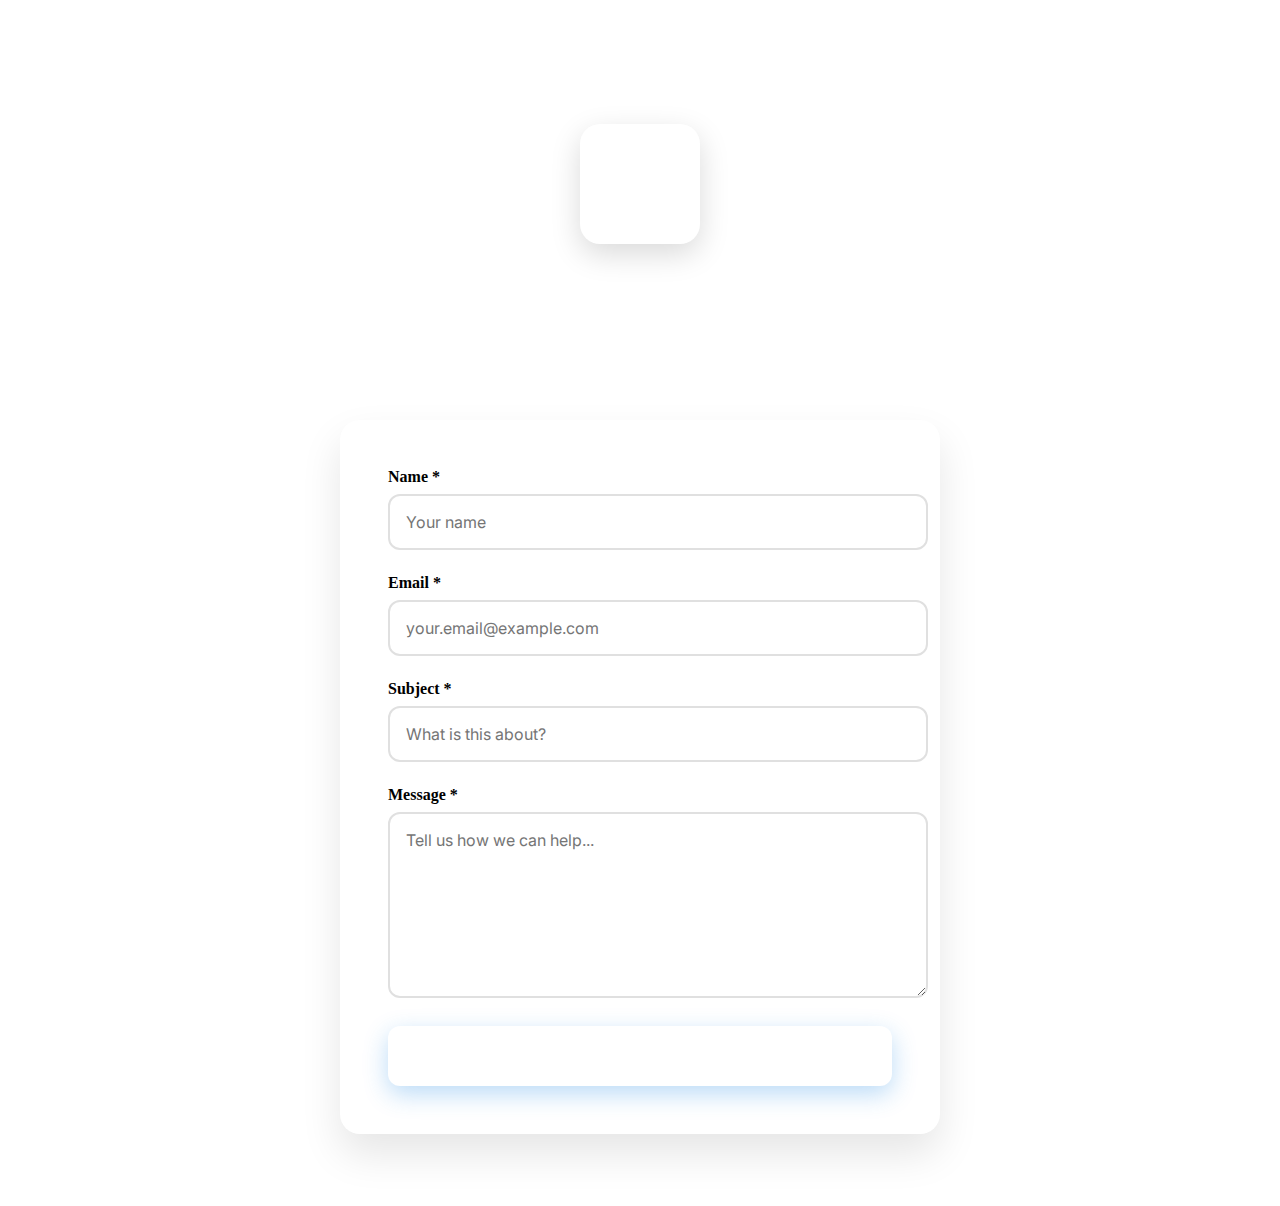
<file: contact.html>
<!DOCTYPE html>
<html lang="en">
<head>
    <meta charset="UTF-8">
    <meta name="viewport" content="width=device-width, initial-scale=1.0">
    <title>Contact Us - Tily</title>
    <meta name="description" content="Get in touch with Tily. We're here to help with any questions about our tile creator app.">
    <link rel="stylesheet" href="style.css">
    <link href="https://fonts.googleapis.com/css2?family=Inter:wght@300;400;500;600;700&display=swap" rel="stylesheet">
    <style>
        .contact-page {
            min-height: 100vh;
            background: var(--gradient-1);
            padding: 4rem 0;
        }

        .contact-container {
            max-width: 600px;
            margin: 0 auto;
            padding: 0 20px;
        }

        .contact-header {
            text-align: center;
            margin-bottom: 3rem;
        }

        .contact-icon {
            margin: 0 auto 2rem;
            width: 120px;
            height: 120px;
            background: white;
            border-radius: 20px;
            display: flex;
            align-items: center;
            justify-content: center;
            box-shadow: 0 10px 30px rgba(0, 0, 0, 0.15);
        }

        .contact-header h1 {
            font-size: 3rem;
            font-weight: 700;
            color: white;
            margin-bottom: 1rem;
        }

        .contact-header p {
            font-size: 1.2rem;
            color: rgba(255, 255, 255, 0.9);
        }

        .contact-form {
            background: white;
            border-radius: 20px;
            padding: 3rem;
            box-shadow: 0 20px 40px rgba(0, 0, 0, 0.1);
        }

        .form-group {
            margin-bottom: 1.5rem;
        }

        .form-group label {
            display: block;
            color: var(--dark-blue);
            font-weight: 600;
            margin-bottom: 0.5rem;
            font-size: 1rem;
        }

        .form-group input,
        .form-group textarea {
            width: 100%;
            padding: 1rem;
            border: 2px solid #e0e0e0;
            border-radius: 12px;
            font-family: 'Inter', sans-serif;
            font-size: 1rem;
            transition: border-color 0.3s ease;
        }

        .form-group input:focus,
        .form-group textarea:focus {
            outline: none;
            border-color: var(--primary-blue);
        }

        .form-group textarea {
            resize: vertical;
            min-height: 150px;
        }

        .submit-btn {
            width: 100%;
            padding: 1.2rem;
            background: var(--gradient-2);
            color: white;
            border: none;
            border-radius: 12px;
            font-size: 1.1rem;
            font-weight: 600;
            cursor: pointer;
            transition: all 0.3s ease;
            box-shadow: 0 8px 25px rgba(29, 136, 229, 0.3);
        }

        .submit-btn:hover {
            transform: translateY(-2px);
            box-shadow: 0 12px 35px rgba(29, 136, 229, 0.4);
        }

        .submit-btn:disabled {
            opacity: 0.6;
            cursor: not-allowed;
            transform: none;
        }

        .success-message,
        .error-message {
            margin-top: 1rem;
            padding: 1rem;
            border-radius: 12px;
            text-align: center;
            font-weight: 500;
            display: none;
        }

        .success-message {
            background: #d4edda;
            color: #155724;
            border: 1px solid #c3e6cb;
        }

        .error-message {
            background: #f8d7da;
            color: #721c24;
            border: 1px solid #f5c6cb;
        }

        .back-link {
            display: inline-flex;
            align-items: center;
            gap: 0.5rem;
            color: white;
            text-decoration: none;
            font-weight: 600;
            margin-bottom: 2rem;
            transition: transform 0.3s ease;
        }

        .back-link:hover {
            transform: translateX(-5px);
        }

        @media (max-width: 768px) {
            .contact-header h1 {
                font-size: 2rem;
            }

            .contact-form {
                padding: 2rem 1.5rem;
            }
        }
    </style>
</head>
<body>
    <div class="contact-page">
        <div class="contact-container">
            <a href="/" class="back-link">
                <svg width="20" height="20" viewBox="0 0 24 24" fill="none" stroke="currentColor" stroke-width="2">
                    <path d="M19 12H5M12 19l-7-7 7-7"/>
                </svg>
                Back to Home
            </a>

            <div class="contact-header">
                <div class="contact-icon">
                    <div class="icon-grid">
                          <div class="tile tile-1"></div>
                          <div class="tile tile-2"></div>
                          <div class="tile tile-4"></div>
                          <div class="tile tile-3"></div>
                     </div>
                </div>
                <h1>Contact Us</h1>
                <p>Have a question? We'd love to hear from you.</p>
            </div>

            <form class="contact-form" id="contactForm" action="https://api.web3forms.com/submit" method="POST">
                <!-- Web3Forms Configuration -->
                <input type="hidden" name="access_key" value="c115b19c-3516-4e6a-8b42-b89c508ebbe3">
                <input type="hidden" name="subject" value="New Contact Form Submission from Tily">
                <input type="hidden" name="from_name" value="Tily Contact Form">
                
                <div class="form-group">
                    <label for="name">Name *</label>
                    <input type="text" id="name" name="name" required placeholder="Your name">
                </div>

                <div class="form-group">
                    <label for="email">Email *</label>
                    <input type="email" id="email" name="email" required placeholder="your.email@example.com">
                </div>

                <div class="form-group">
                    <label for="subject">Subject *</label>
                    <input type="text" id="subject" name="custom_subject" required placeholder="What is this about?">
                </div>

                <div class="form-group">
                    <label for="message">Message *</label>
                    <textarea id="message" name="message" required placeholder="Tell us how we can help..."></textarea>
                </div>

                <!-- Spam protection -->
                <input type="checkbox" name="botcheck" class="hidden" style="display: none;">

                <button type="submit" class="submit-btn" id="submitBtn">Send Message</button>

                <div class="success-message" id="successMessage">
                    Thank you! Your message has been sent successfully. We'll get back to you soon.
                </div>

                <div class="error-message" id="errorMessage">
                    Sorry, there was an error sending your message. Please try again or email us directly at info@tily.app
                </div>
            </form>
        </div>
    </div>

    <script>
        document.getElementById('contactForm').addEventListener('submit', async function(e) {
            e.preventDefault();
            
            const submitBtn = document.getElementById('submitBtn');
            const successMessage = document.getElementById('successMessage');
            const errorMessage = document.getElementById('errorMessage');
            const form = e.target;
            
            // Hide previous messages
            successMessage.style.display = 'none';
            errorMessage.style.display = 'none';
            
            // Disable button
            submitBtn.disabled = true;
            submitBtn.textContent = 'Sending...';
            
            try {
                const formData = new FormData(form);
                const response = await fetch(form.action, {
                    method: 'POST',
                    body: formData,
                    headers: {
                        'Accept': 'application/json'
                    }
                });
                
                const result = await response.json();
                
                if (response.ok && result.success) {
                    successMessage.style.display = 'block';
                    form.reset();
                } else {
                    throw new Error(result.message || 'Form submission failed');
                }
            } catch (error) {
                console.error('Error:', error);
                errorMessage.style.display = 'block';
            } finally {
                submitBtn.disabled = false;
                submitBtn.textContent = 'Send Message';
            }
        });
    </script>
</body>
</html>
</file>
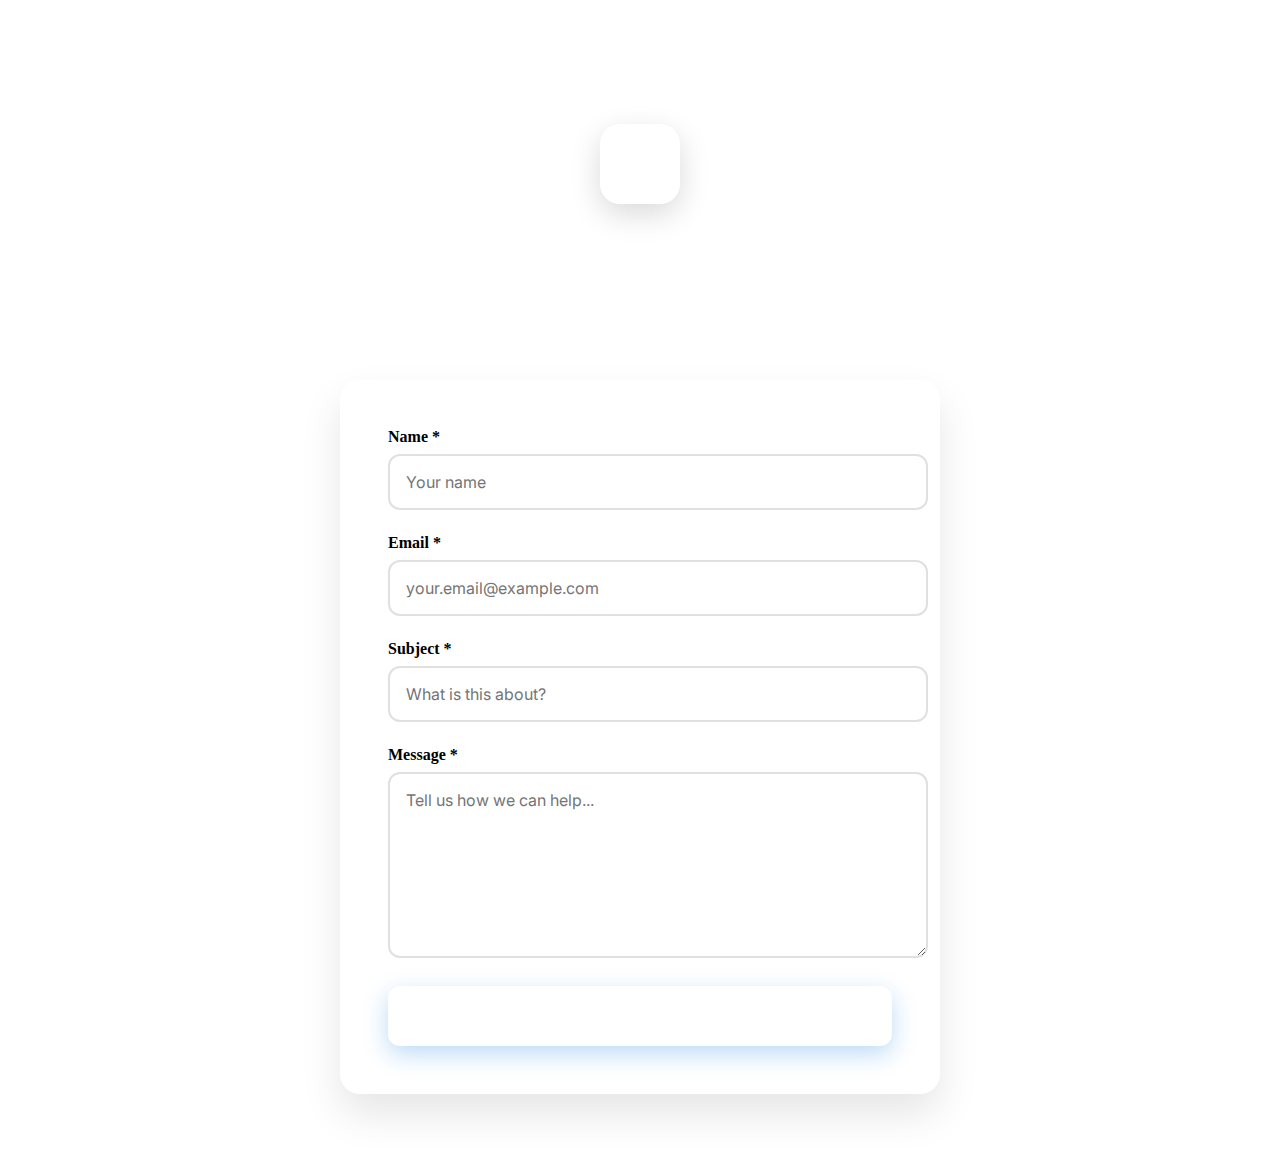
<file: contact_page.html>
<!DOCTYPE html>
<html lang="en">
<head>
    <meta charset="UTF-8">
    <meta name="viewport" content="width=device-width, initial-scale=1.0">
    <title>Contact Us - Tily</title>
    <meta name="description" content="Get in touch with Tily. We're here to help with any questions about our tile creator app.">
    <link rel="stylesheet" href="style.css">
    <link href="https://fonts.googleapis.com/css2?family=Inter:wght@300;400;500;600;700&display=swap" rel="stylesheet">
    <style>
        .contact-page {
            min-height: 100vh;
            background: var(--gradient-1);
            padding: 4rem 0;
        }

        .contact-container {
            max-width: 600px;
            margin: 0 auto;
            padding: 0 20px;
        }

        .contact-header {
            text-align: center;
            margin-bottom: 3rem;
        }

        .contact-icon {
            margin: 0 auto 2rem;
            width: 80px;
            height: 80px;
            background: white;
            border-radius: 20px;
            display: flex;
            align-items: center;
            justify-content: center;
            box-shadow: 0 10px 30px rgba(0, 0, 0, 0.15);
        }

        .contact-header h1 {
            font-size: 3rem;
            font-weight: 700;
            color: white;
            margin-bottom: 1rem;
        }

        .contact-header p {
            font-size: 1.2rem;
            color: rgba(255, 255, 255, 0.9);
        }

        .contact-form {
            background: white;
            border-radius: 20px;
            padding: 3rem;
            box-shadow: 0 20px 40px rgba(0, 0, 0, 0.1);
        }

        .form-group {
            margin-bottom: 1.5rem;
        }

        .form-group label {
            display: block;
            color: var(--dark-blue);
            font-weight: 600;
            margin-bottom: 0.5rem;
            font-size: 1rem;
        }

        .form-group input,
        .form-group textarea {
            width: 100%;
            padding: 1rem;
            border: 2px solid #e0e0e0;
            border-radius: 12px;
            font-family: 'Inter', sans-serif;
            font-size: 1rem;
            transition: border-color 0.3s ease;
        }

        .form-group input:focus,
        .form-group textarea:focus {
            outline: none;
            border-color: var(--primary-blue);
        }

        .form-group textarea {
            resize: vertical;
            min-height: 150px;
        }

        .submit-btn {
            width: 100%;
            padding: 1.2rem;
            background: var(--gradient-2);
            color: white;
            border: none;
            border-radius: 12px;
            font-size: 1.1rem;
            font-weight: 600;
            cursor: pointer;
            transition: all 0.3s ease;
            box-shadow: 0 8px 25px rgba(29, 136, 229, 0.3);
        }

        .submit-btn:hover {
            transform: translateY(-2px);
            box-shadow: 0 12px 35px rgba(29, 136, 229, 0.4);
        }

        .submit-btn:disabled {
            opacity: 0.6;
            cursor: not-allowed;
            transform: none;
        }

        .success-message,
        .error-message {
            margin-top: 1rem;
            padding: 1rem;
            border-radius: 12px;
            text-align: center;
            font-weight: 500;
            display: none;
        }

        .success-message {
            background: #d4edda;
            color: #155724;
            border: 1px solid #c3e6cb;
        }

        .error-message {
            background: #f8d7da;
            color: #721c24;
            border: 1px solid #f5c6cb;
        }

        .back-link {
            display: inline-flex;
            align-items: center;
            gap: 0.5rem;
            color: white;
            text-decoration: none;
            font-weight: 600;
            margin-bottom: 2rem;
            transition: transform 0.3s ease;
        }

        .back-link:hover {
            transform: translateX(-5px);
        }

        @media (max-width: 768px) {
            .contact-header h1 {
                font-size: 2rem;
            }

            .contact-form {
                padding: 2rem 1.5rem;
            }
        }
    </style>
</head>
<body>
    <div class="contact-page">
        <div class="contact-container">
            <a href="/" class="back-link">
                <svg width="20" height="20" viewBox="0 0 24 24" fill="none" stroke="currentColor" stroke-width="2">
                    <path d="M19 12H5M12 19l-7-7 7-7"/>
                </svg>
                Back to Home
            </a>

            <div class="contact-header">
                <div class="contact-icon">
                    <svg width="40" height="40" viewBox="0 0 24 24" fill="none" stroke="var(--primary-blue)" stroke-width="2">
                        <path d="M21 15a2 2 0 0 1-2 2H7l-4 4V5a2 2 0 0 1 2-2h14a2 2 0 0 1 2 2z"/>
                    </svg>
                </div>
                <h1>Contact Us</h1>
                <p>Have a question? We'd love to hear from you.</p>
            </div>

            <form class="contact-form" id="contactForm">
                <div class="form-group">
                    <label for="name">Name *</label>
                    <input type="text" id="name" name="name" required placeholder="Your name">
                </div>

                <div class="form-group">
                    <label for="email">Email *</label>
                    <input type="email" id="email" name="email" required placeholder="your.email@example.com">
                </div>

                <div class="form-group">
                    <label for="subject">Subject *</label>
                    <input type="text" id="subject" name="subject" required placeholder="What is this about?">
                </div>

                <div class="form-group">
                    <label for="message">Message *</label>
                    <textarea id="message" name="message" required placeholder="Tell us how we can help..."></textarea>
                </div>

                <button type="submit" class="submit-btn" id="submitBtn">Send Message</button>

                <div class="success-message" id="successMessage">
                    Thank you! Your message has been sent successfully. We'll get back to you soon.
                </div>

                <div class="error-message" id="errorMessage">
                    Sorry, there was an error sending your message. Please try again or email us directly at fialex66@gmail.com
                </div>
            </form>
        </div>
    </div>

    <script>
        document.getElementById('contactForm').addEventListener('submit', async function(e) {
            e.preventDefault();
            
            const submitBtn = document.getElementById('submitBtn');
            const successMessage = document.getElementById('successMessage');
            const errorMessage = document.getElementById('errorMessage');
            
            // Hide previous messages
            successMessage.style.display = 'none';
            errorMessage.style.display = 'none';
            
            // Disable button
            submitBtn.disabled = true;
            submitBtn.textContent = 'Sending...';
            
            // Get form data
            const formData = {
                name: document.getElementById('name').value,
                email: document.getElementById('email').value,
                subject: document.getElementById('subject').value,
                message: document.getElementById('message').value
            };
            
            // Create mailto link as fallback
            const mailtoLink = `mailto:fialex66@gmail.com?subject=${encodeURIComponent(formData.subject)}&body=${encodeURIComponent(
                `Name: ${formData.name}\nEmail: ${formData.email}\n\nMessage:\n${formData.message}`
            )}`;
            
            // Open default email client
            window.location.href = mailtoLink;
            
            // Show success message
            setTimeout(() => {
                successMessage.style.display = 'block';
                submitBtn.disabled = false;
                submitBtn.textContent = 'Send Message';
                
                // Clear form
                document.getElementById('contactForm').reset();
            }, 500);
        });
    </script>
</body>
</html>
</file>
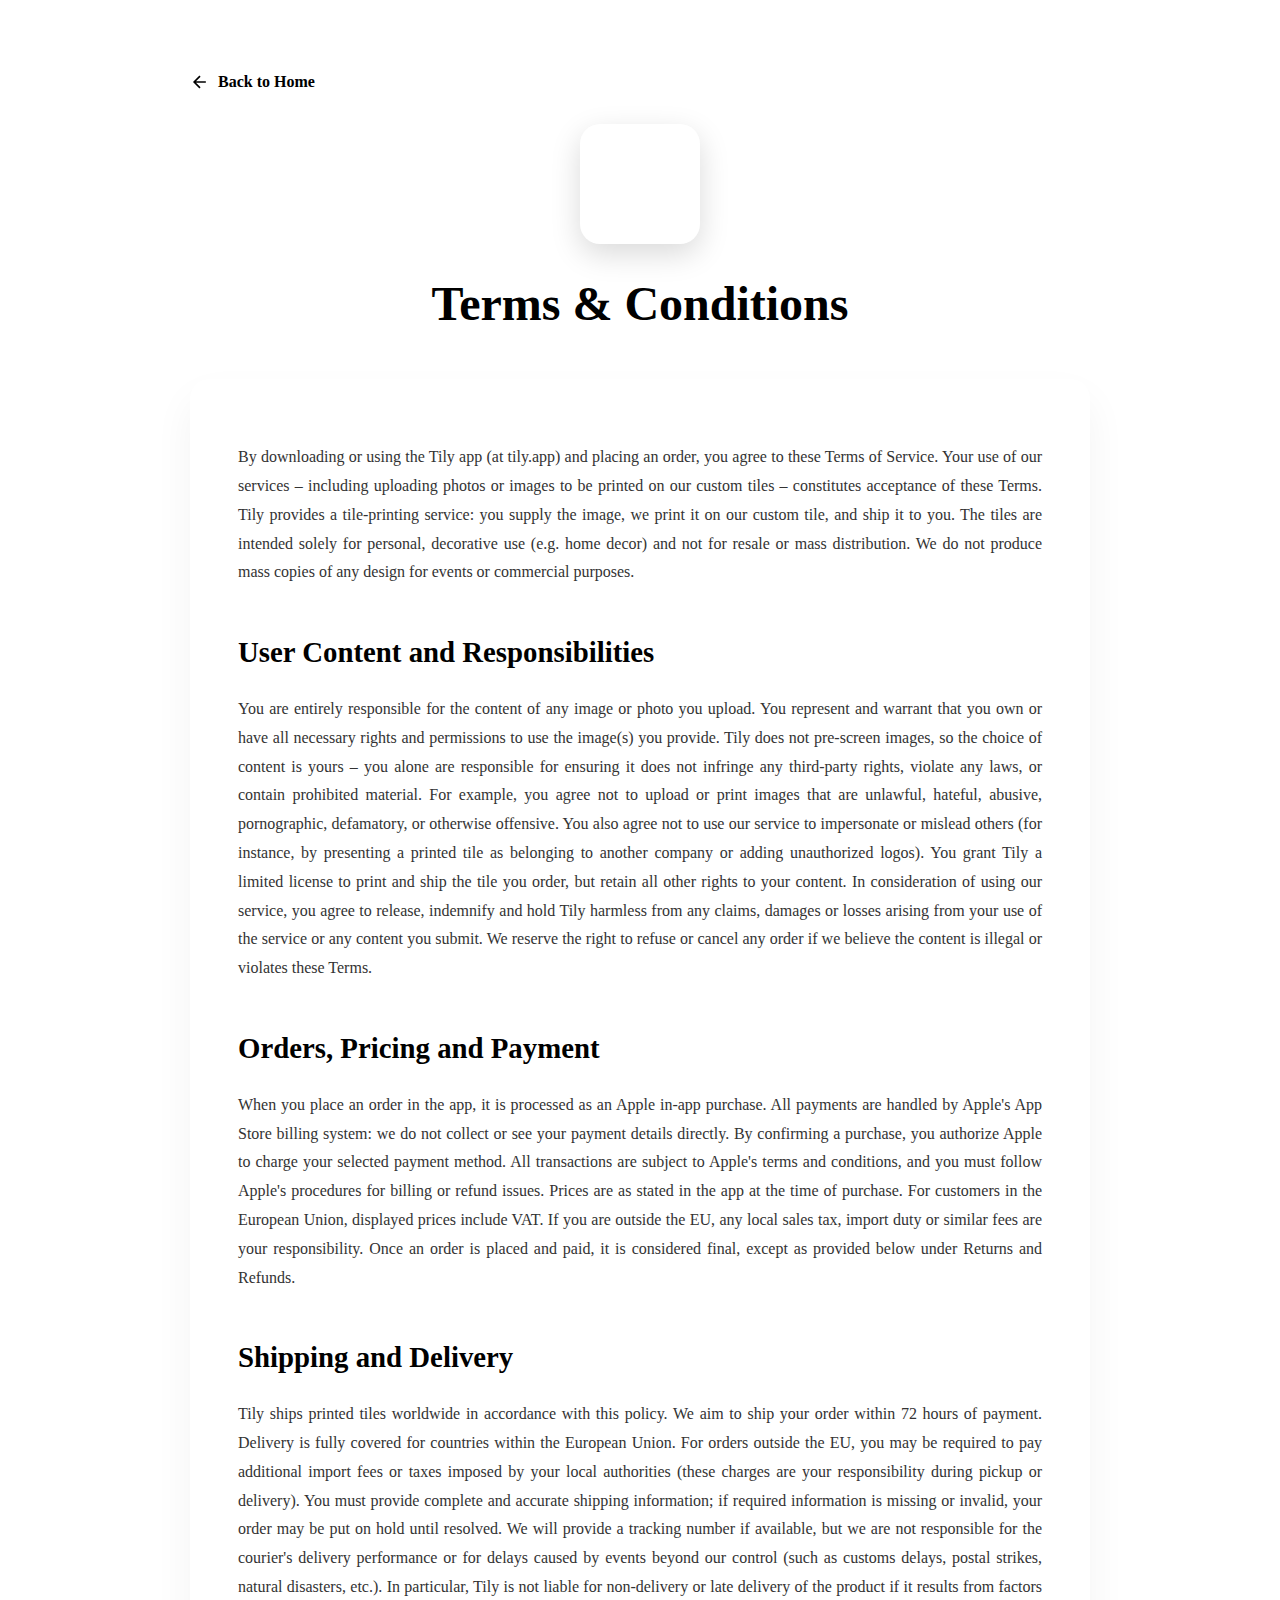
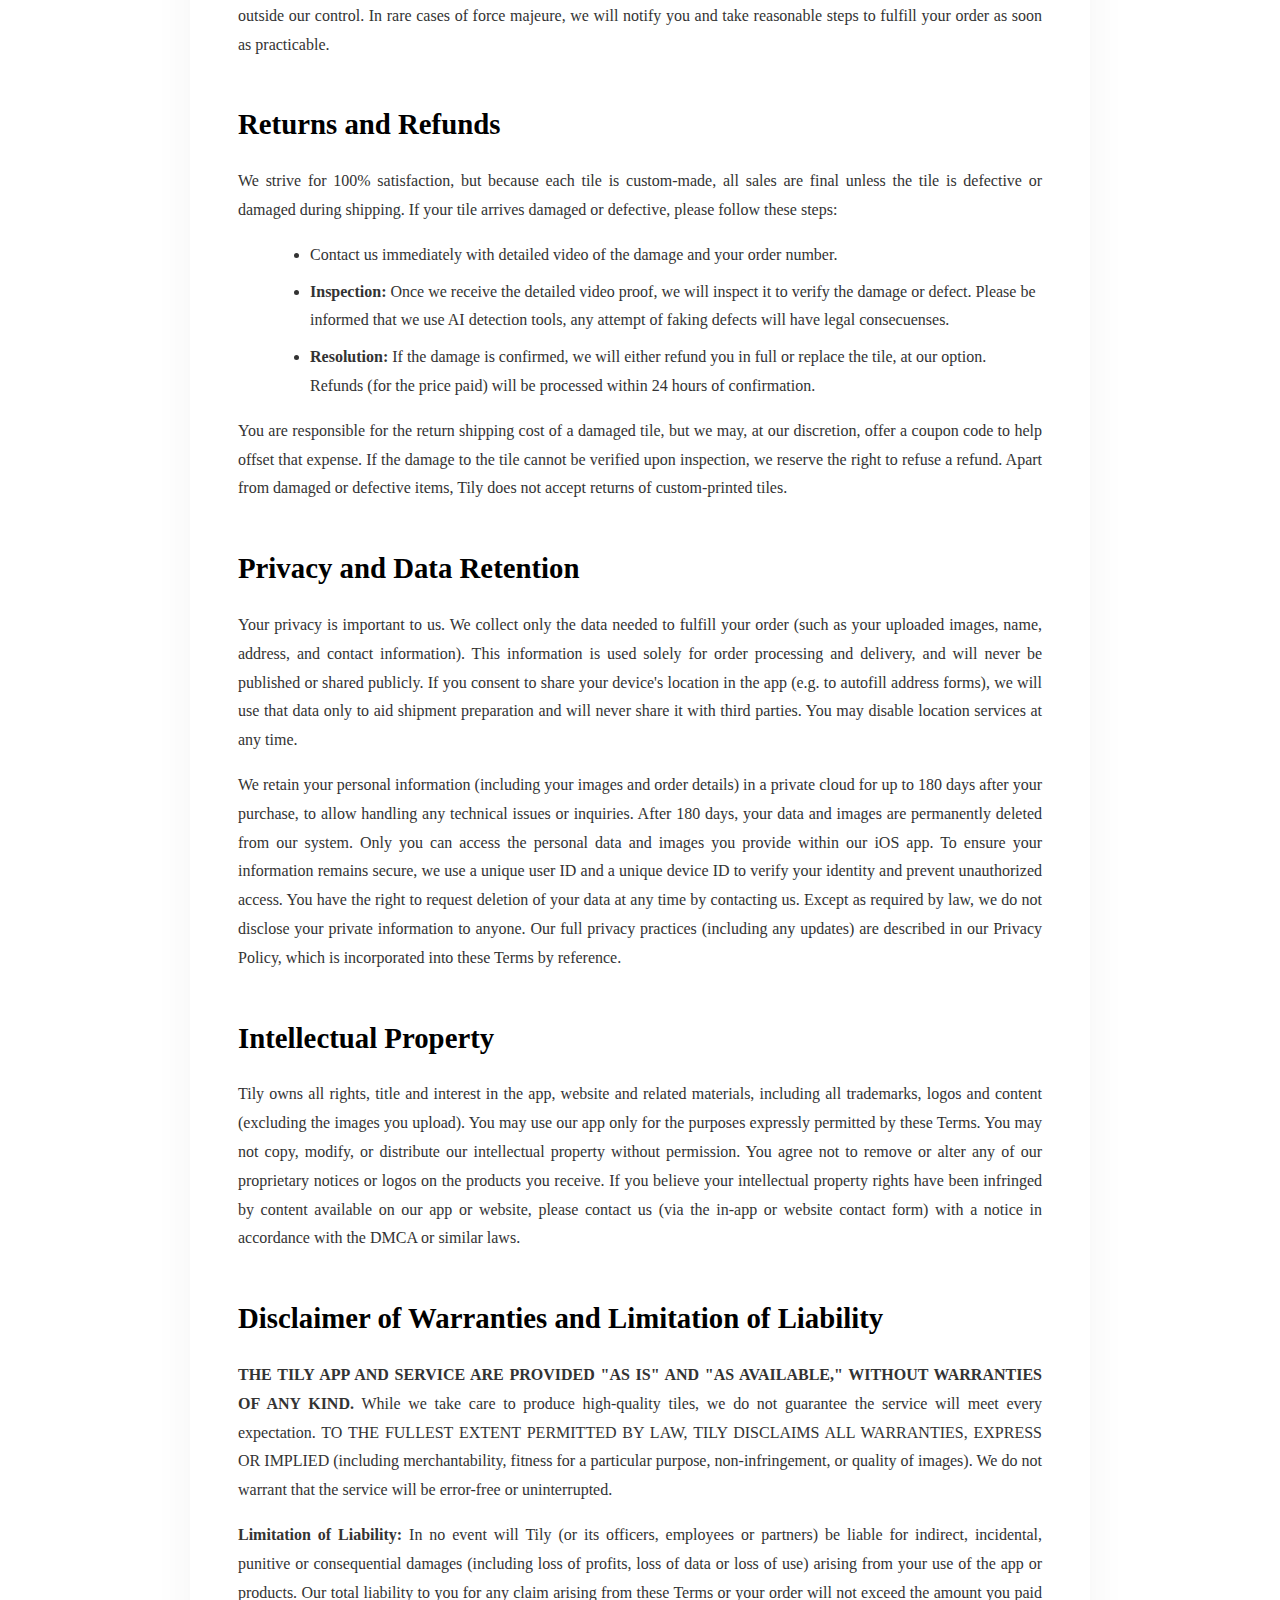
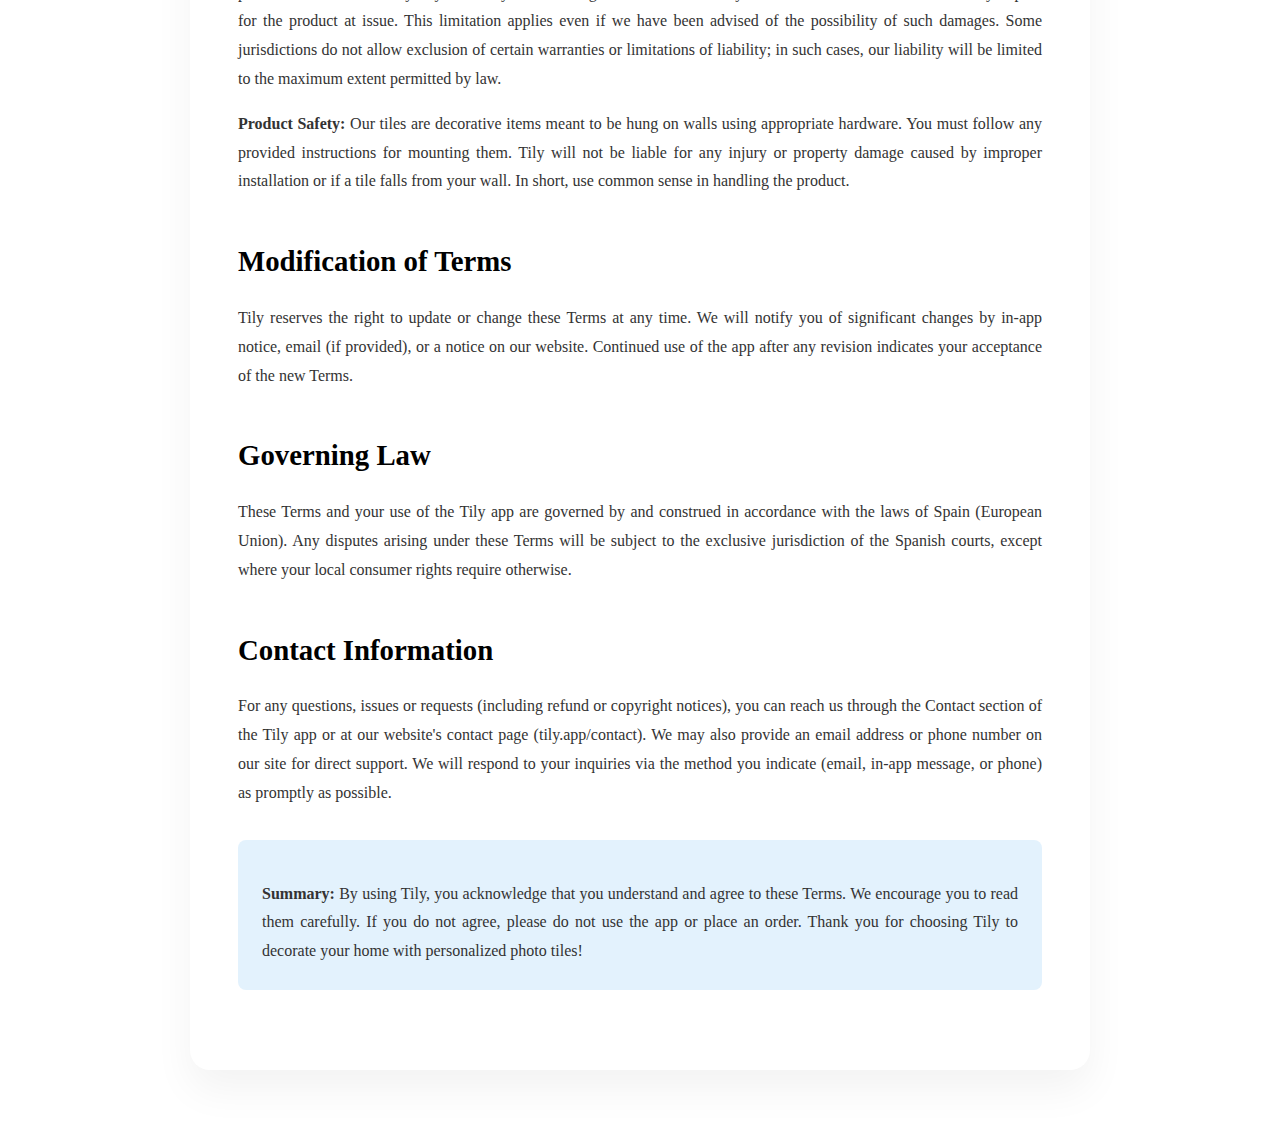
<file: terms.html>
<!DOCTYPE html>
<html lang="en">
<head>
    <meta charset="UTF-8">
    <meta name="viewport" content="width=device-width, initial-scale=1.0">
    <title>Terms & Conditions - Tily</title>
    <meta name="description" content="Terms and Conditions for Tily - Custom Tile Creator App">
    <link rel="stylesheet" href="style.css">
    <link href="https://fonts.googleapis.com/css2?family=Inter:wght@300;400;500;600;700&display=swap" rel="stylesheet">
    <style>
        .terms-page {
            min-height: 100vh;
            background: linear-gradient(to bottom, var(--gradient-1), #f8fafc);
            padding: 4rem 0;
        }

        .terms-container {
            max-width: 900px;
            margin: 0 auto;
            padding: 0 20px;
        }

        .terms-header {
            text-align: center;
            margin-bottom: 3rem;
        }

        .terms-icon {
            margin: 0 auto 2rem;
            width: 120px;
            height: 120px;
            background: white;
            border-radius: 20px;
            display: flex;
            align-items: center;
            justify-content: center;
            box-shadow: 0 10px 30px rgba(0, 0, 0, 0.15);
        }

        .terms-header h1 {
            font-size: 3rem;
            font-weight: 700;
            color: var(--dark-blue);
            margin-bottom: 0.5rem;
        }

        .terms-header .last-updated {
            color: #666;
            font-size: 1rem;
        }

        .terms-content {
            background: white;
            border-radius: 20px;
            padding: 3rem;
            box-shadow: 0 20px 40px rgba(0, 0, 0, 0.05);
            line-height: 1.8;
        }

        .terms-content h2 {
            color: var(--dark-blue);
            font-size: 1.8rem;
            font-weight: 600;
            margin-top: 2.5rem;
            margin-bottom: 1rem;
        }

        .terms-content h2:first-child {
            margin-top: 0;
        }

        .terms-content p {
            color: #333;
            margin-bottom: 1rem;
            text-align: justify;
        }

        .terms-content ul {
            margin-left: 2rem;
            margin-bottom: 1rem;
        }

        .terms-content li {
            color: #333;
            margin-bottom: 0.5rem;
        }

        .terms-content strong {
            color: var(--dark-blue);
            font-weight: 600;
        }

        .back-link {
            display: inline-flex;
            align-items: center;
            gap: 0.5rem;
            color: var(--dark-blue);
            text-decoration: none;
            font-weight: 600;
            margin-bottom: 2rem;
            transition: transform 0.3s ease;
        }

        .back-link:hover {
            transform: translateX(-5px);
        }

        .summary-box {
            background: #e3f2fd;
            border-left: 4px solid var(--primary-blue);
            padding: 1.5rem;
            margin: 2rem 0;
            border-radius: 8px;
        }

        .summary-box p {
            margin-bottom: 0;
        }

        @media (max-width: 768px) {
            .terms-header h1 {
                font-size: 2rem;
            }

            .terms-content {
                padding: 2rem 1.5rem;
            }

            .terms-content h2 {
                font-size: 1.5rem;
            }
        }
    </style>
</head>
<body>
    <div class="terms-page">
        <div class="terms-container">
            <a href="/" class="back-link">
                <svg width="20" height="20" viewBox="0 0 24 24" fill="none" stroke="currentColor" stroke-width="2">
                    <path d="M19 12H5M12 19l-7-7 7-7"/>
                </svg>
                Back to Home
            </a>

            <div class="terms-header">
                <div class="terms-icon">
                     <div class="icon-grid">
                          <div class="tile tile-1"></div>
                          <div class="tile tile-2"></div>
                          <div class="tile tile-4"></div>
                          <div class="tile tile-3"></div>
                     </div>
                </div>
                <h1>Terms & Conditions</h1>
            </div>

            <div class="terms-content">
                <p>By downloading or using the Tily app (at tily.app) and placing an order, you agree to these Terms of Service. Your use of our services – including uploading photos or images to be printed on our custom tiles – constitutes acceptance of these Terms. Tily provides a tile-printing service: you supply the image, we print it on our custom tile, and ship it to you. The tiles are intended solely for personal, decorative use (e.g. home decor) and not for resale or mass distribution. We do not produce mass copies of any design for events or commercial purposes.</p>

                <h2>User Content and Responsibilities</h2>
                <p>You are entirely responsible for the content of any image or photo you upload. You represent and warrant that you own or have all necessary rights and permissions to use the image(s) you provide. Tily does not pre-screen images, so the choice of content is yours – you alone are responsible for ensuring it does not infringe any third-party rights, violate any laws, or contain prohibited material. For example, you agree not to upload or print images that are unlawful, hateful, abusive, pornographic, defamatory, or otherwise offensive. You also agree not to use our service to impersonate or mislead others (for instance, by presenting a printed tile as belonging to another company or adding unauthorized logos). You grant Tily a limited license to print and ship the tile you order, but retain all other rights to your content. In consideration of using our service, you agree to release, indemnify and hold Tily harmless from any claims, damages or losses arising from your use of the service or any content you submit. We reserve the right to refuse or cancel any order if we believe the content is illegal or violates these Terms.</p>

                <h2>Orders, Pricing and Payment</h2>
                <p>When you place an order in the app, it is processed as an Apple in-app purchase. All payments are handled by Apple's App Store billing system: we do not collect or see your payment details directly. By confirming a purchase, you authorize Apple to charge your selected payment method. All transactions are subject to Apple's terms and conditions, and you must follow Apple's procedures for billing or refund issues. Prices are as stated in the app at the time of purchase. For customers in the European Union, displayed prices include VAT. If you are outside the EU, any local sales tax, import duty or similar fees are your responsibility. Once an order is placed and paid, it is considered final, except as provided below under Returns and Refunds.</p>

                <h2>Shipping and Delivery</h2>
                <p>Tily ships printed tiles worldwide in accordance with this policy. We aim to ship your order within 72 hours of payment. Delivery is fully covered for countries within the European Union. For orders outside the EU, you may be required to pay additional import fees or taxes imposed by your local authorities (these charges are your responsibility during pickup or delivery). You must provide complete and accurate shipping information; if required information is missing or invalid, your order may be put on hold until resolved. We will provide a tracking number if available, but we are not responsible for the courier's delivery performance or for delays caused by events beyond our control (such as customs delays, postal strikes, natural disasters, etc.). In particular, Tily is not liable for non-delivery or late delivery of the product if it results from factors outside our control. In rare cases of force majeure, we will notify you and take reasonable steps to fulfill your order as soon as practicable.</p>

                <h2>Returns and Refunds</h2>
                <p>We strive for 100% satisfaction, but because each tile is custom-made, all sales are final unless the tile is defective or damaged during shipping. If your tile arrives damaged or defective, please follow these steps:</p>
                <ul>
                    <li>Contact us immediately with detailed video of the damage and your order number.</li>
                    <li><strong>Inspection:</strong> Once we receive the detailed video proof, we will inspect it to verify the damage or defect. Please be informed that we use AI detection tools, any attempt of faking defects will have legal consecuenses.</li>
                    <li><strong>Resolution:</strong> If the damage is confirmed, we will either refund you in full or replace the tile, at our option. Refunds (for the price paid) will be processed within 24 hours of confirmation.</li>
                </ul>
                <p>You are responsible for the return shipping cost of a damaged tile, but we may, at our discretion, offer a coupon code to help offset that expense. If the damage to the tile cannot be verified upon inspection, we reserve the right to refuse a refund. Apart from damaged or defective items, Tily does not accept returns of custom-printed tiles.</p>

                <h2>Privacy and Data Retention</h2>
                <p>Your privacy is important to us. We collect only the data needed to fulfill your order (such as your uploaded images, name, address, and contact information). This information is used solely for order processing and delivery, and will never be published or shared publicly. If you consent to share your device's location in the app (e.g. to autofill address forms), we will use that data only to aid shipment preparation and will never share it with third parties. You may disable location services at any time.</p>
                <p>We retain your personal information (including your images and order details) in a private cloud for up to 180 days after your purchase, to allow handling any technical issues or inquiries. After 180 days, your data and images are permanently deleted from our system. Only you can access the personal data and images you provide within our iOS app. To ensure your information remains secure, we use a unique user ID and a unique device ID to verify your identity and prevent unauthorized access. You have the right to request deletion of your data at any time by contacting us. Except as required by law, we do not disclose your private information to anyone. Our full privacy practices (including any updates) are described in our Privacy Policy, which is incorporated into these Terms by reference.</p>

                <h2>Intellectual Property</h2>
                <p>Tily owns all rights, title and interest in the app, website and related materials, including all trademarks, logos and content (excluding the images you upload). You may use our app only for the purposes expressly permitted by these Terms. You may not copy, modify, or distribute our intellectual property without permission. You agree not to remove or alter any of our proprietary notices or logos on the products you receive. If you believe your intellectual property rights have been infringed by content available on our app or website, please contact us (via the in-app or website contact form) with a notice in accordance with the DMCA or similar laws.</p>

                <h2>Disclaimer of Warranties and Limitation of Liability</h2>
                <p><strong>THE TILY APP AND SERVICE ARE PROVIDED "AS IS" AND "AS AVAILABLE," WITHOUT WARRANTIES OF ANY KIND.</strong> While we take care to produce high-quality tiles, we do not guarantee the service will meet every expectation. TO THE FULLEST EXTENT PERMITTED BY LAW, TILY DISCLAIMS ALL WARRANTIES, EXPRESS OR IMPLIED (including merchantability, fitness for a particular purpose, non-infringement, or quality of images). We do not warrant that the service will be error-free or uninterrupted.</p>
                <p><strong>Limitation of Liability:</strong> In no event will Tily (or its officers, employees or partners) be liable for indirect, incidental, punitive or consequential damages (including loss of profits, loss of data or loss of use) arising from your use of the app or products. Our total liability to you for any claim arising from these Terms or your order will not exceed the amount you paid for the product at issue. This limitation applies even if we have been advised of the possibility of such damages. Some jurisdictions do not allow exclusion of certain warranties or limitations of liability; in such cases, our liability will be limited to the maximum extent permitted by law.</p>
                <p><strong>Product Safety:</strong> Our tiles are decorative items meant to be hung on walls using appropriate hardware. You must follow any provided instructions for mounting them. Tily will not be liable for any injury or property damage caused by improper installation or if a tile falls from your wall. In short, use common sense in handling the product.</p>

                <h2>Modification of Terms</h2>
                <p>Tily reserves the right to update or change these Terms at any time. We will notify you of significant changes by in-app notice, email (if provided), or a notice on our website. Continued use of the app after any revision indicates your acceptance of the new Terms.</p>

                <h2>Governing Law</h2>
                <p>These Terms and your use of the Tily app are governed by and construed in accordance with the laws of Spain (European Union). Any disputes arising under these Terms will be subject to the exclusive jurisdiction of the Spanish courts, except where your local consumer rights require otherwise.</p>

                <h2>Contact Information</h2>
                <p>For any questions, issues or requests (including refund or copyright notices), you can reach us through the Contact section of the Tily app or at our website's contact page (tily.app/contact). We may also provide an email address or phone number on our site for direct support. We will respond to your inquiries via the method you indicate (email, in-app message, or phone) as promptly as possible.</p>

                <div class="summary-box">
                    <p><strong>Summary:</strong> By using Tily, you acknowledge that you understand and agree to these Terms. We encourage you to read them carefully. If you do not agree, please do not use the app or place an order. Thank you for choosing Tily to decorate your home with personalized photo tiles!</p>
                </div>
            </div>
        </div>
    </div>
</body>
</html>
</file>
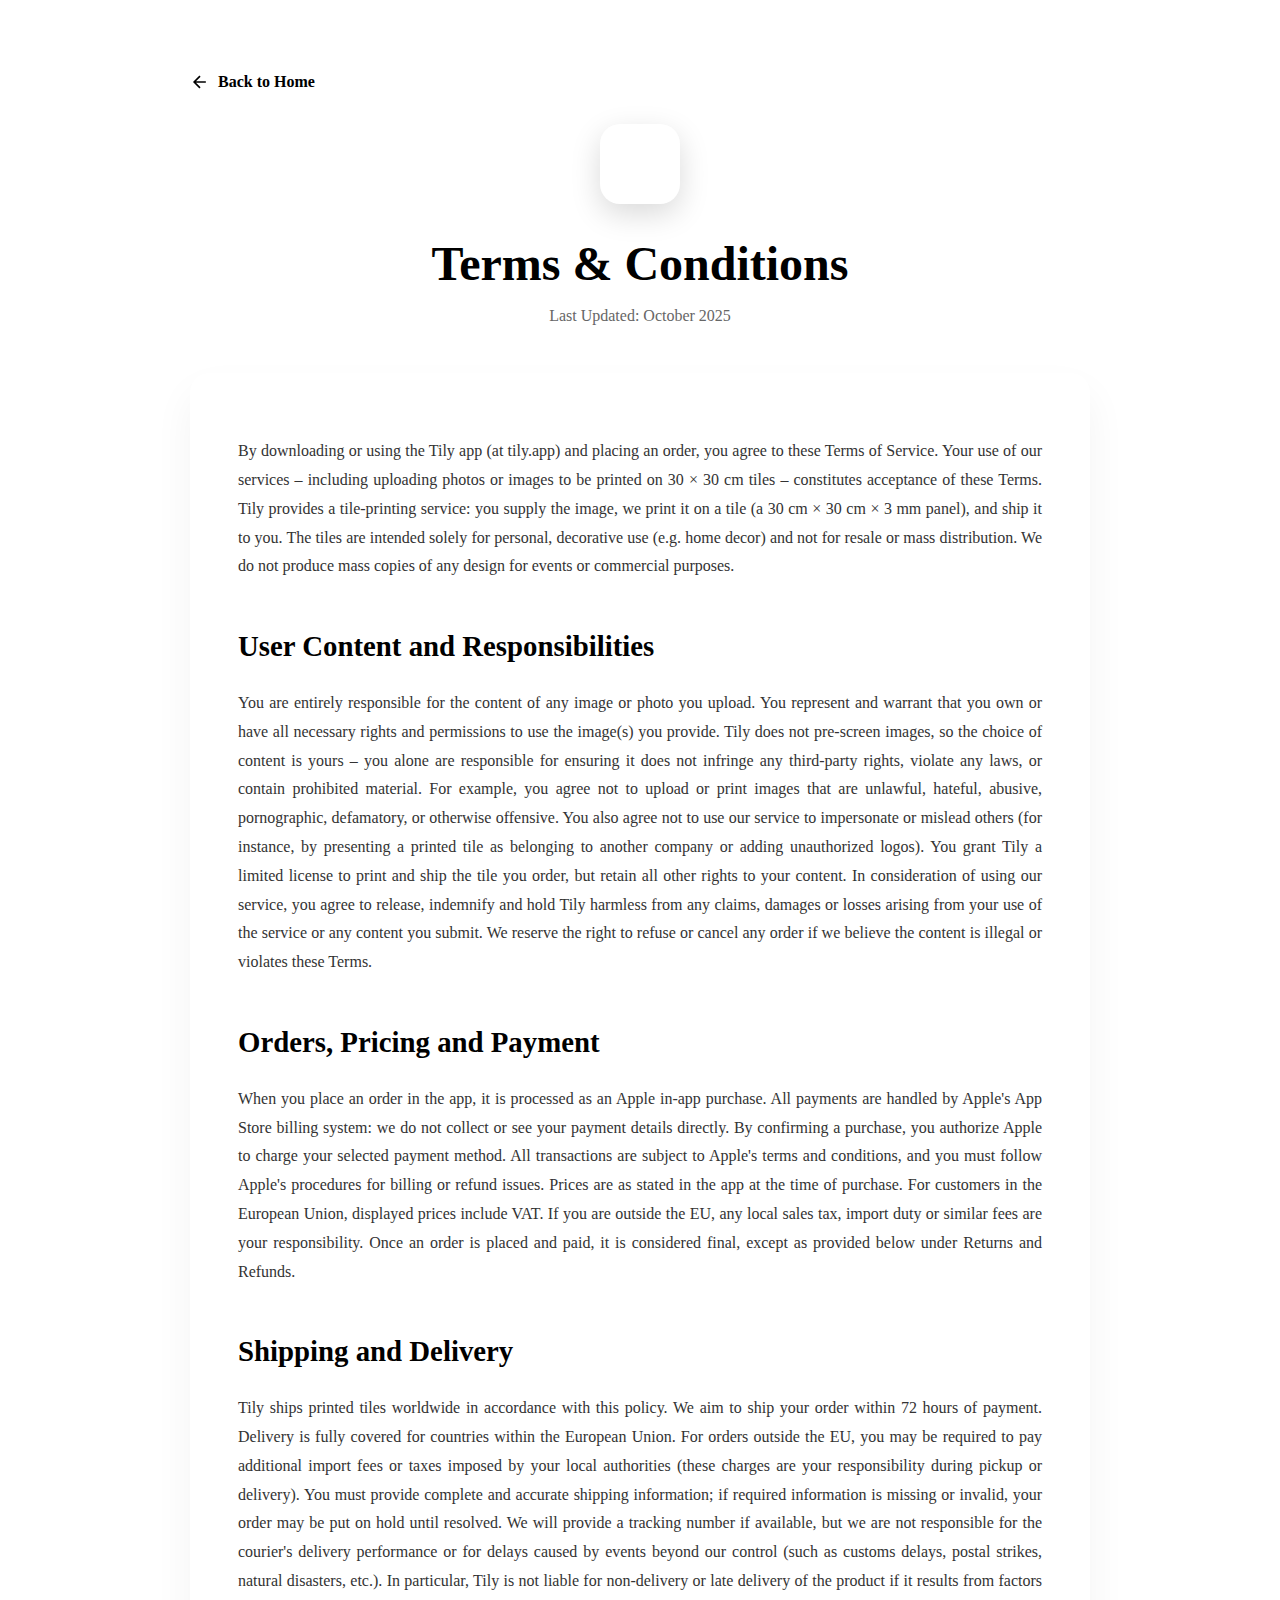
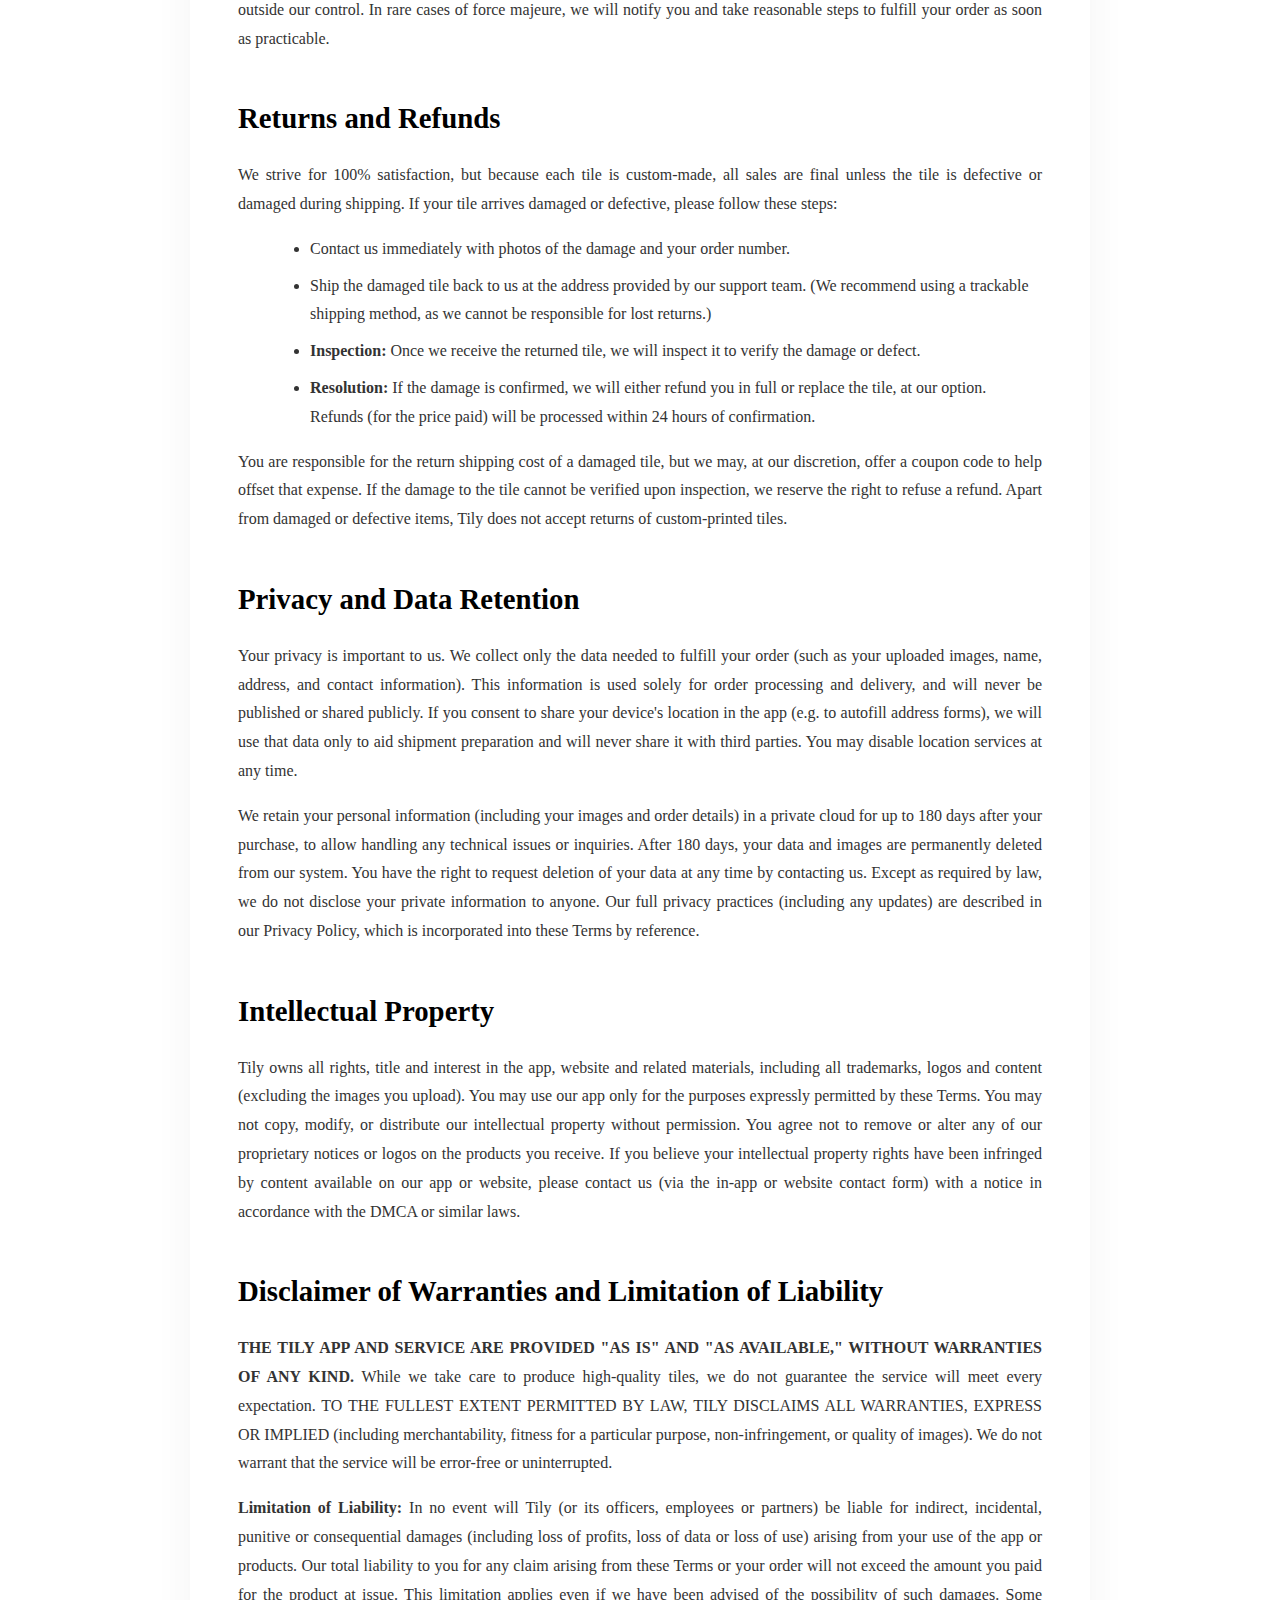
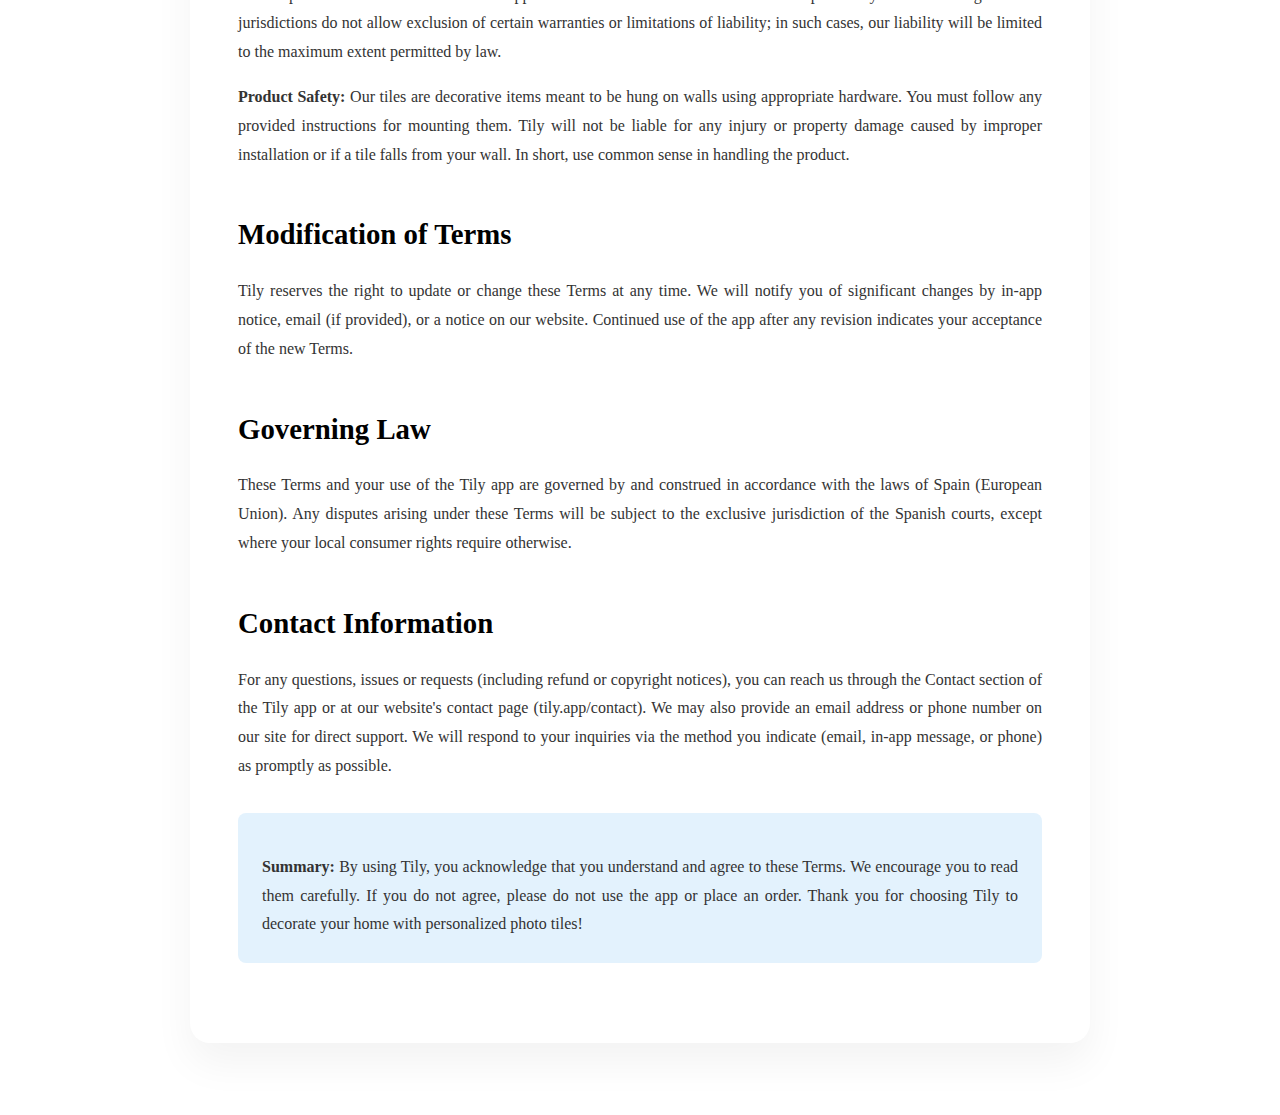
<file: terms_page.html>
<!DOCTYPE html>
<html lang="en">
<head>
    <meta charset="UTF-8">
    <meta name="viewport" content="width=device-width, initial-scale=1.0">
    <title>Terms & Conditions - Tily</title>
    <meta name="description" content="Terms and Conditions for Tily - Custom Tile Creator App">
    <link rel="stylesheet" href="style.css">
    <link href="https://fonts.googleapis.com/css2?family=Inter:wght@300;400;500;600;700&display=swap" rel="stylesheet">
    <style>
        .terms-page {
            min-height: 100vh;
            background: linear-gradient(to bottom, var(--gradient-1), #f8fafc);
            padding: 4rem 0;
        }

        .terms-container {
            max-width: 900px;
            margin: 0 auto;
            padding: 0 20px;
        }

        .terms-header {
            text-align: center;
            margin-bottom: 3rem;
        }

        .terms-icon {
            margin: 0 auto 2rem;
            width: 80px;
            height: 80px;
            background: white;
            border-radius: 20px;
            display: flex;
            align-items: center;
            justify-content: center;
            box-shadow: 0 10px 30px rgba(0, 0, 0, 0.15);
        }

        .terms-header h1 {
            font-size: 3rem;
            font-weight: 700;
            color: var(--dark-blue);
            margin-bottom: 0.5rem;
        }

        .terms-header .last-updated {
            color: #666;
            font-size: 1rem;
        }

        .terms-content {
            background: white;
            border-radius: 20px;
            padding: 3rem;
            box-shadow: 0 20px 40px rgba(0, 0, 0, 0.05);
            line-height: 1.8;
        }

        .terms-content h2 {
            color: var(--dark-blue);
            font-size: 1.8rem;
            font-weight: 600;
            margin-top: 2.5rem;
            margin-bottom: 1rem;
        }

        .terms-content h2:first-child {
            margin-top: 0;
        }

        .terms-content p {
            color: #333;
            margin-bottom: 1rem;
            text-align: justify;
        }

        .terms-content ul {
            margin-left: 2rem;
            margin-bottom: 1rem;
        }

        .terms-content li {
            color: #333;
            margin-bottom: 0.5rem;
        }

        .terms-content strong {
            color: var(--dark-blue);
            font-weight: 600;
        }

        .back-link {
            display: inline-flex;
            align-items: center;
            gap: 0.5rem;
            color: var(--dark-blue);
            text-decoration: none;
            font-weight: 600;
            margin-bottom: 2rem;
            transition: transform 0.3s ease;
        }

        .back-link:hover {
            transform: translateX(-5px);
        }

        .summary-box {
            background: #e3f2fd;
            border-left: 4px solid var(--primary-blue);
            padding: 1.5rem;
            margin: 2rem 0;
            border-radius: 8px;
        }

        .summary-box p {
            margin-bottom: 0;
        }

        @media (max-width: 768px) {
            .terms-header h1 {
                font-size: 2rem;
            }

            .terms-content {
                padding: 2rem 1.5rem;
            }

            .terms-content h2 {
                font-size: 1.5rem;
            }
        }
    </style>
</head>
<body>
    <div class="terms-page">
        <div class="terms-container">
            <a href="/" class="back-link">
                <svg width="20" height="20" viewBox="0 0 24 24" fill="none" stroke="currentColor" stroke-width="2">
                    <path d="M19 12H5M12 19l-7-7 7-7"/>
                </svg>
                Back to Home
            </a>

            <div class="terms-header">
                <div class="terms-icon">
                    <svg width="40" height="40" viewBox="0 0 24 24" fill="none" stroke="var(--primary-blue)" stroke-width="2">
                        <path d="M14 2H6a2 2 0 0 0-2 2v16a2 2 0 0 0 2 2h12a2 2 0 0 0 2-2V8z"/>
                        <polyline points="14 2 14 8 20 8"/>
                        <line x1="16" y1="13" x2="8" y2="13"/>
                        <line x1="16" y1="17" x2="8" y2="17"/>
                        <polyline points="10 9 9 9 8 9"/>
                    </svg>
                </div>
                <h1>Terms & Conditions</h1>
                <p class="last-updated">Last Updated: October 2025</p>
            </div>

            <div class="terms-content">
                <p>By downloading or using the Tily app (at tily.app) and placing an order, you agree to these Terms of Service. Your use of our services – including uploading photos or images to be printed on 30 × 30 cm tiles – constitutes acceptance of these Terms. Tily provides a tile-printing service: you supply the image, we print it on a tile (a 30 cm × 30 cm × 3 mm panel), and ship it to you. The tiles are intended solely for personal, decorative use (e.g. home decor) and not for resale or mass distribution. We do not produce mass copies of any design for events or commercial purposes.</p>

                <h2>User Content and Responsibilities</h2>
                <p>You are entirely responsible for the content of any image or photo you upload. You represent and warrant that you own or have all necessary rights and permissions to use the image(s) you provide. Tily does not pre-screen images, so the choice of content is yours – you alone are responsible for ensuring it does not infringe any third-party rights, violate any laws, or contain prohibited material. For example, you agree not to upload or print images that are unlawful, hateful, abusive, pornographic, defamatory, or otherwise offensive. You also agree not to use our service to impersonate or mislead others (for instance, by presenting a printed tile as belonging to another company or adding unauthorized logos). You grant Tily a limited license to print and ship the tile you order, but retain all other rights to your content. In consideration of using our service, you agree to release, indemnify and hold Tily harmless from any claims, damages or losses arising from your use of the service or any content you submit. We reserve the right to refuse or cancel any order if we believe the content is illegal or violates these Terms.</p>

                <h2>Orders, Pricing and Payment</h2>
                <p>When you place an order in the app, it is processed as an Apple in-app purchase. All payments are handled by Apple's App Store billing system: we do not collect or see your payment details directly. By confirming a purchase, you authorize Apple to charge your selected payment method. All transactions are subject to Apple's terms and conditions, and you must follow Apple's procedures for billing or refund issues. Prices are as stated in the app at the time of purchase. For customers in the European Union, displayed prices include VAT. If you are outside the EU, any local sales tax, import duty or similar fees are your responsibility. Once an order is placed and paid, it is considered final, except as provided below under Returns and Refunds.</p>

                <h2>Shipping and Delivery</h2>
                <p>Tily ships printed tiles worldwide in accordance with this policy. We aim to ship your order within 72 hours of payment. Delivery is fully covered for countries within the European Union. For orders outside the EU, you may be required to pay additional import fees or taxes imposed by your local authorities (these charges are your responsibility during pickup or delivery). You must provide complete and accurate shipping information; if required information is missing or invalid, your order may be put on hold until resolved. We will provide a tracking number if available, but we are not responsible for the courier's delivery performance or for delays caused by events beyond our control (such as customs delays, postal strikes, natural disasters, etc.). In particular, Tily is not liable for non-delivery or late delivery of the product if it results from factors outside our control. In rare cases of force majeure, we will notify you and take reasonable steps to fulfill your order as soon as practicable.</p>

                <h2>Returns and Refunds</h2>
                <p>We strive for 100% satisfaction, but because each tile is custom-made, all sales are final unless the tile is defective or damaged during shipping. If your tile arrives damaged or defective, please follow these steps:</p>
                <ul>
                    <li>Contact us immediately with photos of the damage and your order number.</li>
                    <li>Ship the damaged tile back to us at the address provided by our support team. (We recommend using a trackable shipping method, as we cannot be responsible for lost returns.)</li>
                    <li><strong>Inspection:</strong> Once we receive the returned tile, we will inspect it to verify the damage or defect.</li>
                    <li><strong>Resolution:</strong> If the damage is confirmed, we will either refund you in full or replace the tile, at our option. Refunds (for the price paid) will be processed within 24 hours of confirmation.</li>
                </ul>
                <p>You are responsible for the return shipping cost of a damaged tile, but we may, at our discretion, offer a coupon code to help offset that expense. If the damage to the tile cannot be verified upon inspection, we reserve the right to refuse a refund. Apart from damaged or defective items, Tily does not accept returns of custom-printed tiles.</p>

                <h2>Privacy and Data Retention</h2>
                <p>Your privacy is important to us. We collect only the data needed to fulfill your order (such as your uploaded images, name, address, and contact information). This information is used solely for order processing and delivery, and will never be published or shared publicly. If you consent to share your device's location in the app (e.g. to autofill address forms), we will use that data only to aid shipment preparation and will never share it with third parties. You may disable location services at any time.</p>
                <p>We retain your personal information (including your images and order details) in a private cloud for up to 180 days after your purchase, to allow handling any technical issues or inquiries. After 180 days, your data and images are permanently deleted from our system. You have the right to request deletion of your data at any time by contacting us. Except as required by law, we do not disclose your private information to anyone. Our full privacy practices (including any updates) are described in our Privacy Policy, which is incorporated into these Terms by reference.</p>

                <h2>Intellectual Property</h2>
                <p>Tily owns all rights, title and interest in the app, website and related materials, including all trademarks, logos and content (excluding the images you upload). You may use our app only for the purposes expressly permitted by these Terms. You may not copy, modify, or distribute our intellectual property without permission. You agree not to remove or alter any of our proprietary notices or logos on the products you receive. If you believe your intellectual property rights have been infringed by content available on our app or website, please contact us (via the in-app or website contact form) with a notice in accordance with the DMCA or similar laws.</p>

                <h2>Disclaimer of Warranties and Limitation of Liability</h2>
                <p><strong>THE TILY APP AND SERVICE ARE PROVIDED "AS IS" AND "AS AVAILABLE," WITHOUT WARRANTIES OF ANY KIND.</strong> While we take care to produce high-quality tiles, we do not guarantee the service will meet every expectation. TO THE FULLEST EXTENT PERMITTED BY LAW, TILY DISCLAIMS ALL WARRANTIES, EXPRESS OR IMPLIED (including merchantability, fitness for a particular purpose, non-infringement, or quality of images). We do not warrant that the service will be error-free or uninterrupted.</p>
                <p><strong>Limitation of Liability:</strong> In no event will Tily (or its officers, employees or partners) be liable for indirect, incidental, punitive or consequential damages (including loss of profits, loss of data or loss of use) arising from your use of the app or products. Our total liability to you for any claim arising from these Terms or your order will not exceed the amount you paid for the product at issue. This limitation applies even if we have been advised of the possibility of such damages. Some jurisdictions do not allow exclusion of certain warranties or limitations of liability; in such cases, our liability will be limited to the maximum extent permitted by law.</p>
                <p><strong>Product Safety:</strong> Our tiles are decorative items meant to be hung on walls using appropriate hardware. You must follow any provided instructions for mounting them. Tily will not be liable for any injury or property damage caused by improper installation or if a tile falls from your wall. In short, use common sense in handling the product.</p>

                <h2>Modification of Terms</h2>
                <p>Tily reserves the right to update or change these Terms at any time. We will notify you of significant changes by in-app notice, email (if provided), or a notice on our website. Continued use of the app after any revision indicates your acceptance of the new Terms.</p>

                <h2>Governing Law</h2>
                <p>These Terms and your use of the Tily app are governed by and construed in accordance with the laws of Spain (European Union). Any disputes arising under these Terms will be subject to the exclusive jurisdiction of the Spanish courts, except where your local consumer rights require otherwise.</p>

                <h2>Contact Information</h2>
                <p>For any questions, issues or requests (including refund or copyright notices), you can reach us through the Contact section of the Tily app or at our website's contact page (tily.app/contact). We may also provide an email address or phone number on our site for direct support. We will respond to your inquiries via the method you indicate (email, in-app message, or phone) as promptly as possible.</p>

                <div class="summary-box">
                    <p><strong>Summary:</strong> By using Tily, you acknowledge that you understand and agree to these Terms. We encourage you to read them carefully. If you do not agree, please do not use the app or place an order. Thank you for choosing Tily to decorate your home with personalized photo tiles!</p>
                </div>
            </div>
        </div>
    </div>
</body>
</html>
</file>
<file: style.css>

</file>
